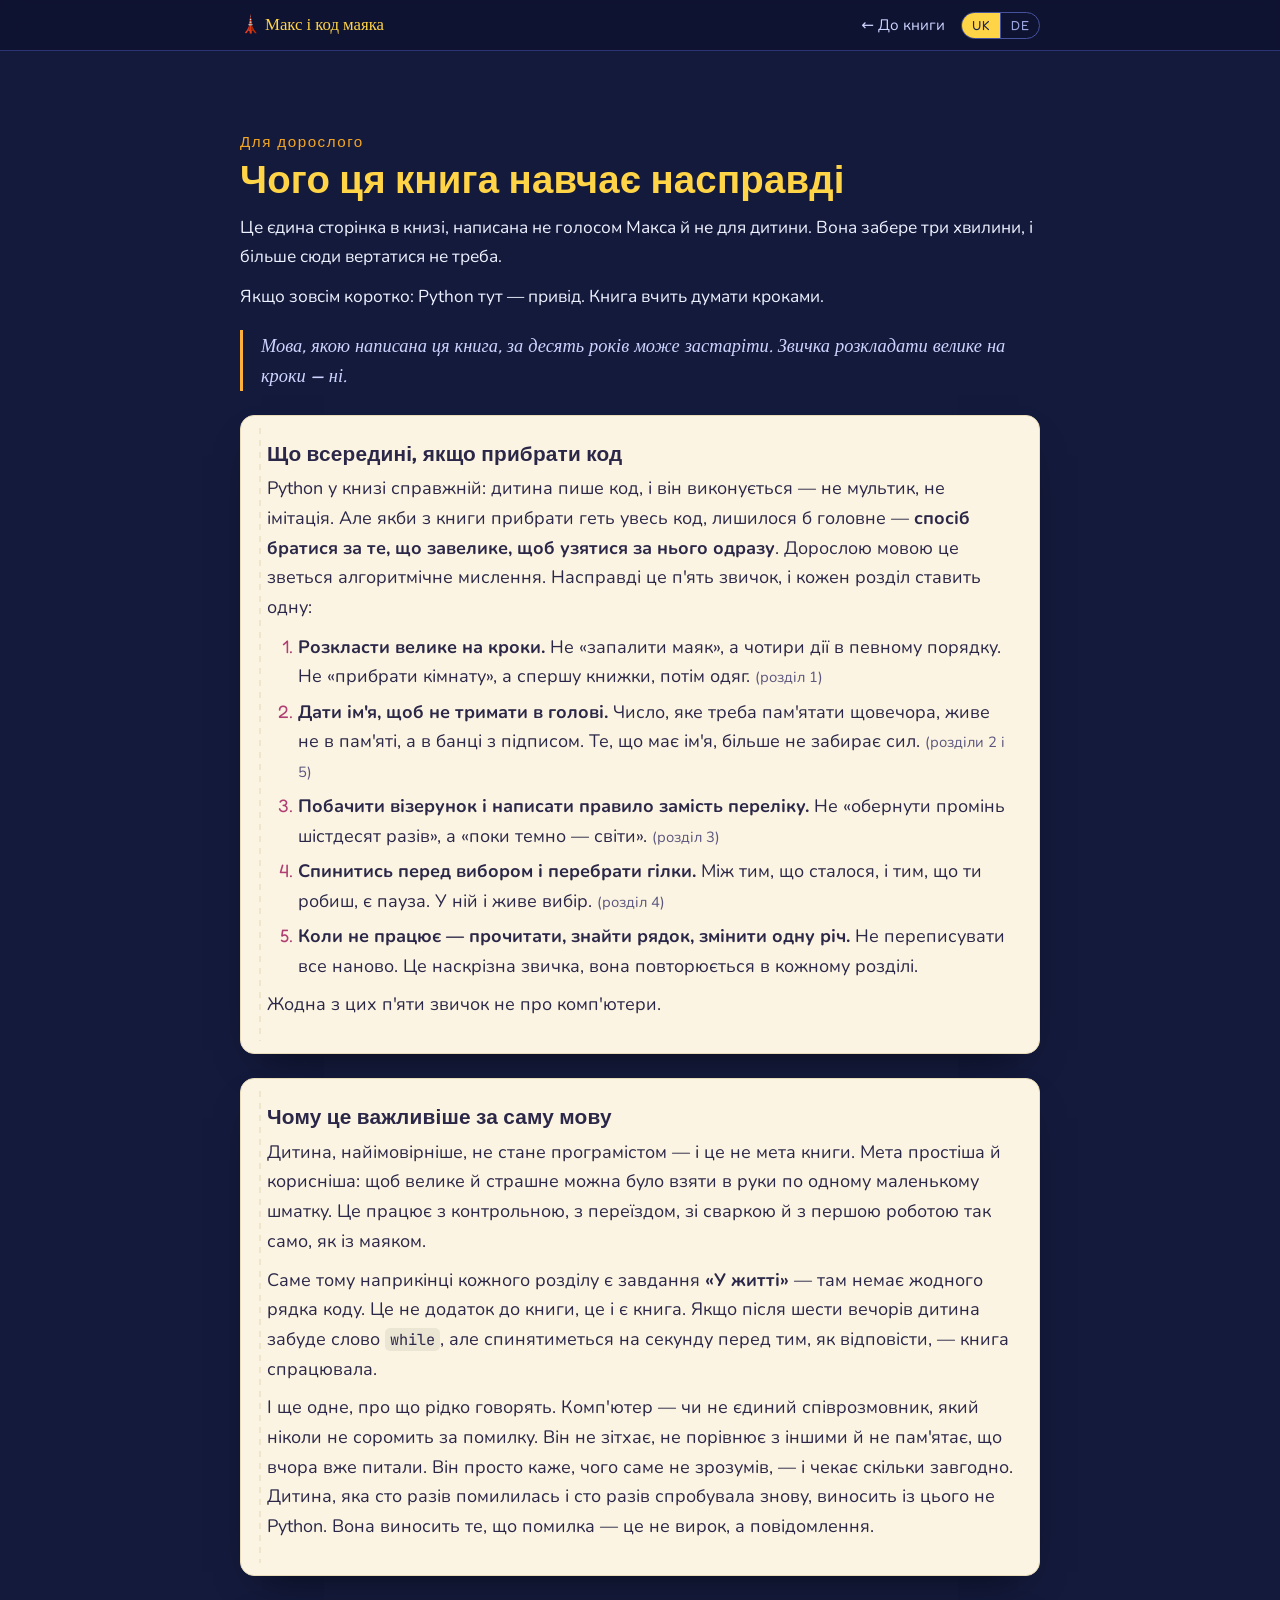
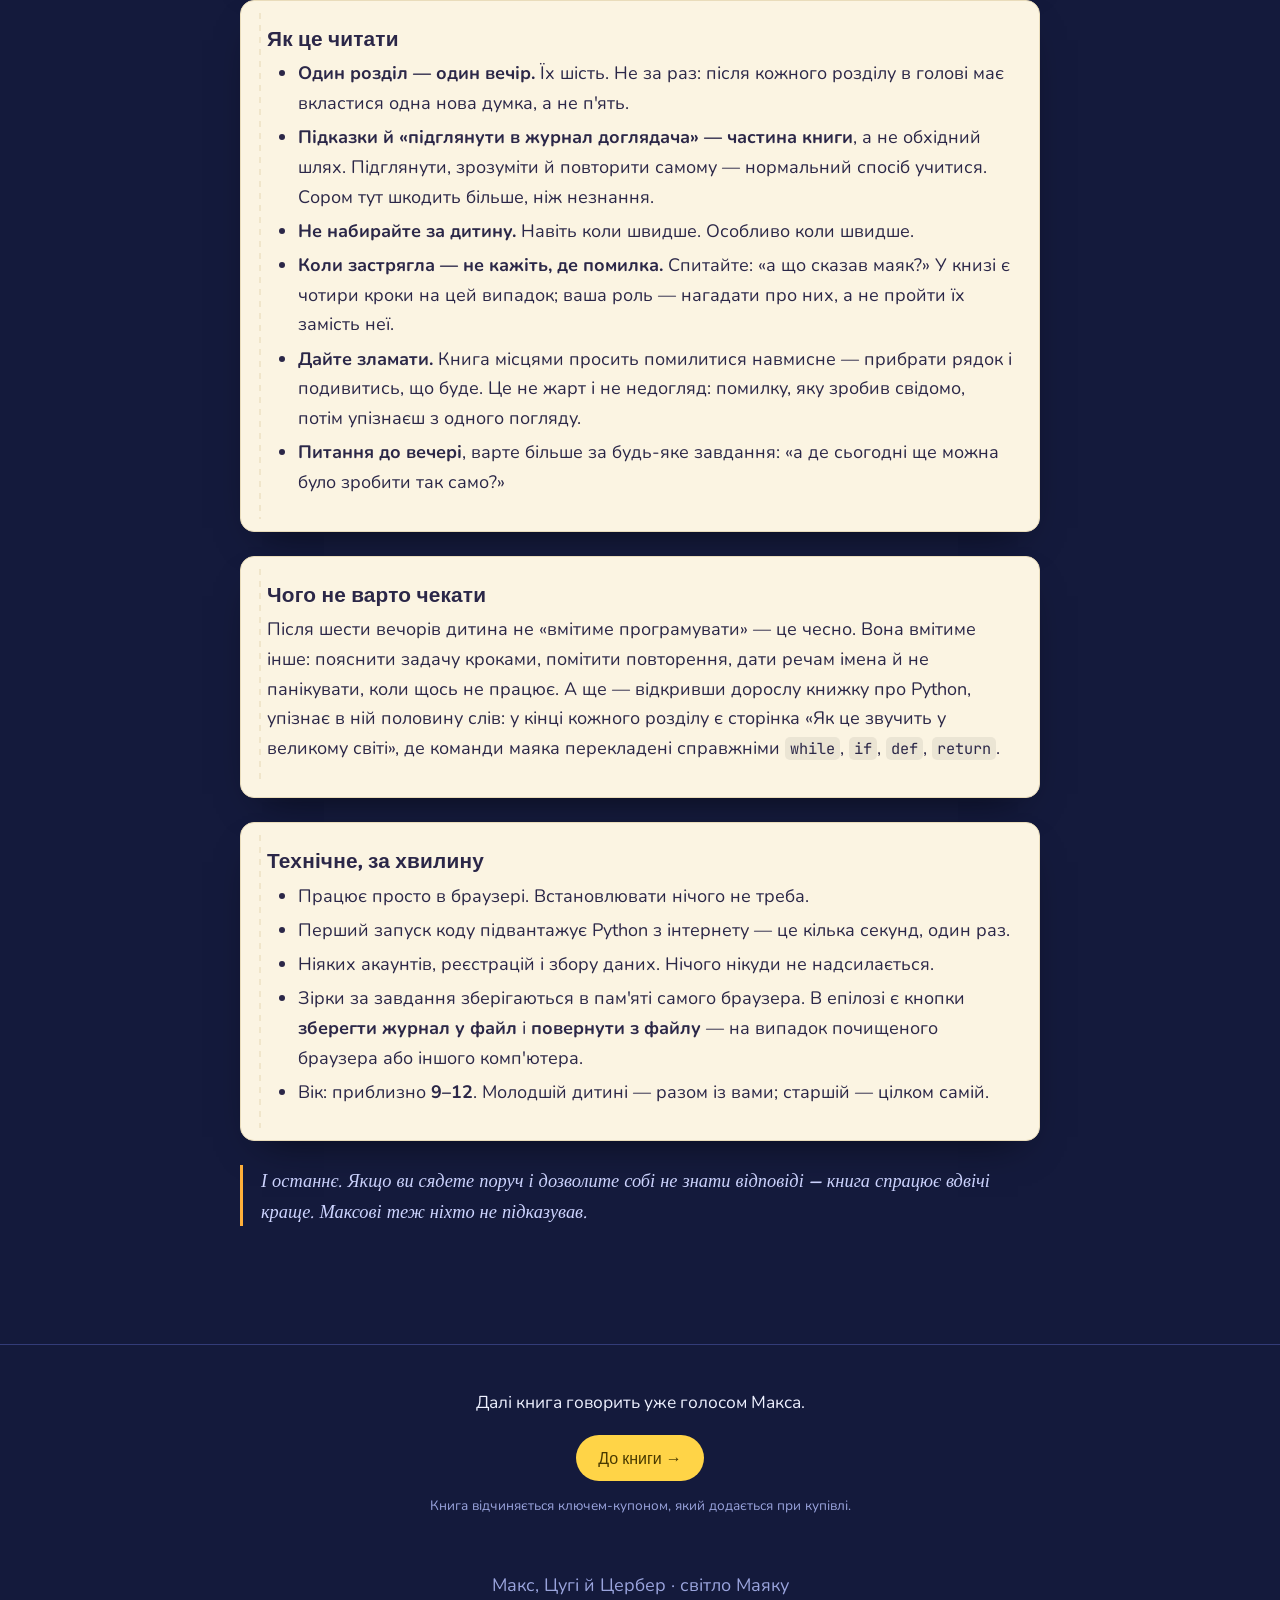
<file: dlia-doroslogo.html>
<!DOCTYPE html>
<html lang="uk" class="i18n-boot" data-page="adult">
<head>
<meta charset="UTF-8">
<meta name="viewport" content="width=device-width, initial-scale=1.0">
<title>Для дорослого · Für Erwachsene</title>
<meta name="description" content="Чого ця книга навчає насправді: п'ять звичок алгоритмічного мислення, як читати книгу з дитиною, чого не варто чекати, вік і технічний мінімум.">
<link rel="preconnect" href="https://fonts.googleapis.com">
<link rel="preconnect" href="https://fonts.gstatic.com" crossorigin>
<link href="https://fonts.googleapis.com/css2?family=Fredoka:wght@400;500;600;700&family=Nunito:ital,wght@0,400;0,600;0,700;0,800;1,400;1,600&family=JetBrains+Mono:wght@400;500;700&display=swap" rel="stylesheet">
<link rel="stylesheet" href="css/style.css?v=20260919.4fffca">
<!-- Ця сторінка навмисне без дверей маяка: дорослий має прочитати її до купівлі. -->
<script src="js/lang/uk.js?v=20260919.4fffca"></script>
<script src="js/lang/de.js?v=20260919.4fffca"></script>
<script src="js/i18n.js?v=20260919.4fffca" data-book></script>
</head>
<body>

<div data-topbar data-nav="back" data-home="index.html"></div>

<!-- ===================== СТОРІНКА ДЛЯ ДОРОСЛОГО =====================
     Текст той самий, що й перший розділ книги — живе в content/story.<мова>.js.
     data-only каже book.js намалювати тільки його.                     -->
<main id="book" data-only="dlia-doroslogo" style="padding-top:22px"></main>

<hr class="rule">

<div class="wrap center">
  <p class="story" data-i18n="adultPage.lead"></p>
  <a class="btn-link" href="index.html" data-i18n="adultPage.cta"></a>
  <p class="mini" data-i18n="adultPage.mini" style="margin-top:14px"></p>
</div>

<footer id="book-footer" data-i18n="meta.footer"></footer>

<script src="js/dsl.js?v=20260919.4fffca"></script>
<script src="js/tasks.js?v=20260919.4fffca"></script>
<script src="js/book.js?v=20260919.4fffca"></script>
</body>
</html>
</file>
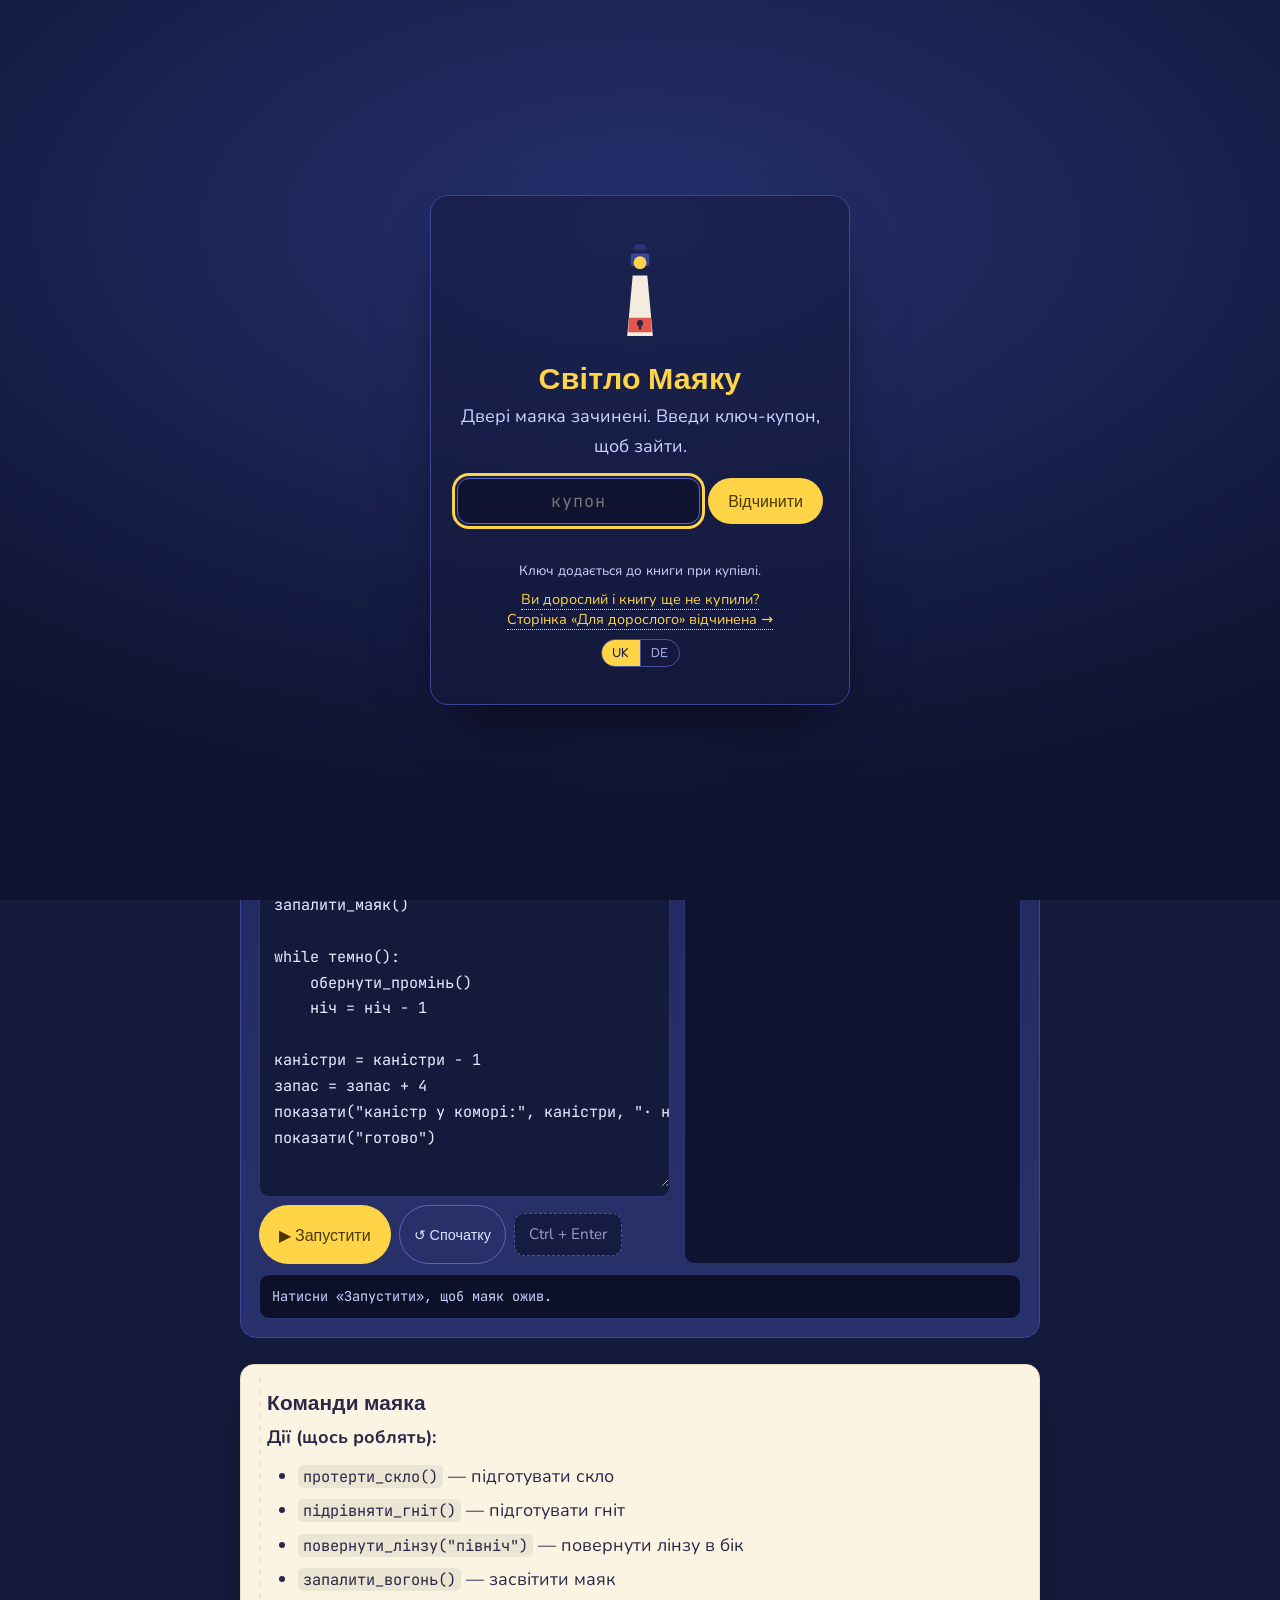
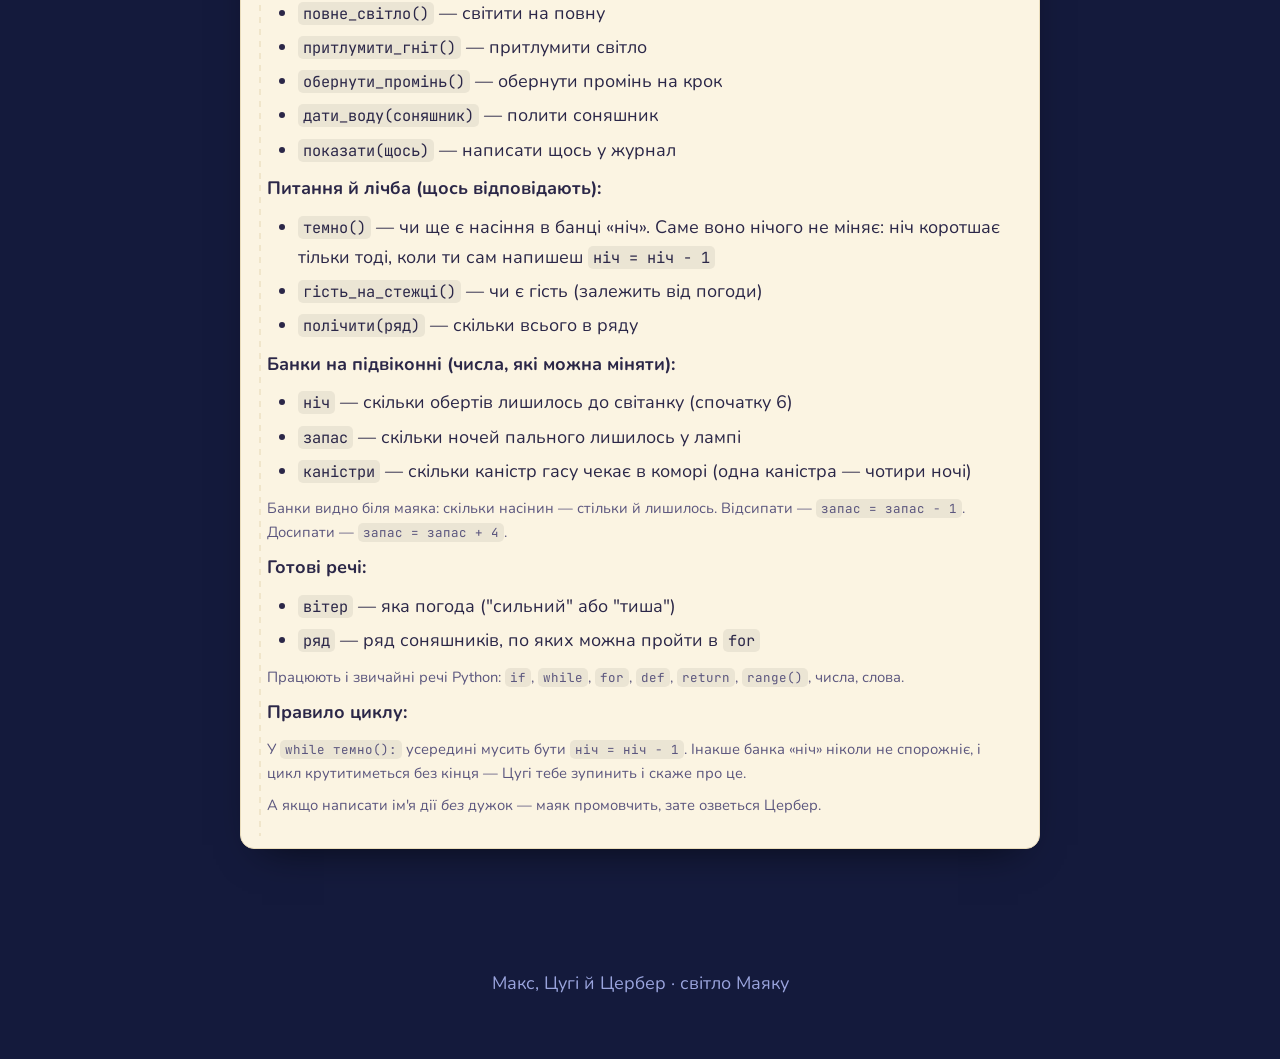
<file: sandbox.html>
<!DOCTYPE html>
<html lang="uk" class="i18n-boot" data-page="sandbox">
<head>
<meta charset="UTF-8">
<meta name="viewport" content="width=device-width, initial-scale=1.0">
<title>Пісочниця маяка · Der Sandkasten des Leuchtturms</title>
<link rel="preconnect" href="https://fonts.googleapis.com">
<link rel="preconnect" href="https://fonts.gstatic.com" crossorigin>
<link href="https://fonts.googleapis.com/css2?family=Fredoka:wght@400;500;600;700&family=Nunito:ital,wght@0,400;0,600;0,700;0,800&family=JetBrains+Mono:wght@400;500;700&display=swap" rel="stylesheet">
<link rel="stylesheet" href="css/style.css?v=20260919.4fffca">
<script>
  (function(){try{
    document.documentElement.classList.add(
      localStorage.getItem('lighthouse_unlocked')==='1' ? 'unlocked' : 'gated');
  }catch(e){ document.documentElement.classList.add('gated'); }})();
</script>
<script src="js/lang/uk.js?v=20260919.4fffca"></script>
<script src="js/lang/de.js?v=20260919.4fffca"></script>
<script src="js/i18n.js?v=20260919.4fffca"></script>
</head>
<body>

<!-- ===================== ДВЕРІ МАЯКА (купон) ===================== -->
<div class="gate" id="gate" data-lead="leadShort"></div>

<div data-topbar data-nav="back" data-home="index.html"></div>

<section style="padding-top:34px">
<div class="wrap">
  <h2 data-i18n="sandboxPage.title"></h2>
  <p class="story" data-i18n="sandboxPage.intro"></p>

  <div class="sb" data-scenarios data-night data-ticks="6" data-fuel="12" data-cans="3"
       data-seed-i18n="sandboxPage.seed" data-title-i18n="sandboxPage.sbTitle"></div>

  <!-- довідник команд — мовою книги -->
  <div class="journal" data-i18n-html="sandboxPage.doc"></div>
</div>
</section>

<footer data-i18n="meta.footer"></footer>

<script src="js/gate.js?v=20260919.4fffca"></script>
<script src="js/dsl.js?v=20260919.4fffca"></script>
<script src="js/tasks.js?v=20260919.4fffca"></script>
<script src="js/lighthouse.js?v=20260919.4fffca"></script>
<script src="js/runtime.js?v=20260919.4fffca"></script>
</body>
</html>
</file>
<file: css/style.css>
/* ==========================================================================
   Макс і код маяка — стилі
   ========================================================================== */
:root{
  --night:#141a3c;
  --night-2:#1d2555;
  --night-3:#28316b;
  --beam:#ffd447;
  --lamp:#ffb03a;
  --paper:#fbf4e2;
  --paper-edge:#e9dcbb;
  --ink:#2b2748;
  --ink-soft:#5b567e;
  --sunflower:#f5a623;
  --sea:#3fb3a5;
  --sea-deep:#2a8b80;
  --crimson:#e2574c;
  --cerb:#b98cff;
  --tsugi:#e9b949;
  --star:#c9d2ff;
}
*{box-sizing:border-box}
html{scroll-behavior:smooth}
body{
  margin:0;
  font-family:"Nunito",system-ui,sans-serif;
  color:#eef1ff;
  background:var(--night);
  line-height:1.65;
  font-size:18px;
  overflow-x:hidden;
}
img{max-width:100%}
.wrap{max-width:840px;margin:0 auto;padding:0 20px}
a{color:var(--beam)}

/* ---------- typography ---------- */
h1,h2,h3,h4,.display{font-family:"Fredoka",sans-serif;font-weight:600;line-height:1.14;letter-spacing:.2px}
h1{font-size:clamp(2.2rem,8vw,3.4rem);color:var(--beam);margin:.1em 0}
h2{font-size:clamp(1.7rem,5vw,2.4rem);color:var(--beam);margin:0 0 .15em}
h3{font-size:1.3rem;margin:1.4em 0 .35em;color:#fff}
.chapter-num{
  font-family:"Fredoka",sans-serif;font-size:.95rem;letter-spacing:1.5px;
  color:var(--sunflower);display:block;margin-bottom:.3em;
}

/* ---------- поки не вибрано мову ----------
   Книга двомовна, і слова підставляються скриптом. Щоб читач не побачив
   спалах чужої мови, сторінка ховається на ті кілька мілісекунд, поки
   js/i18n.js не проставить свої підписи. */
html.i18n-boot body{visibility:hidden}

/* ---------- top bar ---------- */
.topbar{
  position:sticky;top:0;z-index:50;background:rgba(15,19,48,.82);
  backdrop-filter:blur(8px);border-bottom:1px solid #2b3576;
}
.topbar .wrap{display:flex;align-items:center;justify-content:space-between;padding:10px 20px}
.topbar .brand{font-family:"Fredoka";color:var(--beam);font-size:1.05rem;text-decoration:none}
.topbar nav a{color:#cdd4ff;text-decoration:none;margin-left:16px;font-size:.95rem}
.topbar nav a:hover{color:#fff}

/* ---------- перемикач мови ---------- */
.langpick{
  display:inline-flex;align-items:center;margin-left:16px;
  border:1px solid #46529c;border-radius:999px;overflow:hidden;vertical-align:middle;
}
.langpick .lang{
  margin:0;padding:3px 10px;font-size:.82rem;font-family:"Fredoka",sans-serif;
  letter-spacing:.5px;color:#9aa4dd;text-decoration:none;line-height:1.5;border-bottom:0;
}
.langpick .lang + .lang{border-left:1px solid #46529c}
.langpick .lang:hover{color:#fff;background:#2b357655}
.langpick .lang.on{background:var(--beam);color:#1b2350}
/* той самий перемикач на дверях маяка — до книги ще не пускають,
   а мову вибрати вже треба */
.gate-lang{margin:18px 0 0}
.gate-lang .langpick{margin-left:0}
.brand-short{display:none}
@media (max-width:620px){
  /* довгі назви книжки не мають з'їдати півекрана */
  .topbar .wrap{flex-wrap:wrap;gap:4px 0;padding:8px 20px}
  .topbar .brand{font-size:.95rem}
  .brand-full{display:none}
  .brand-short{display:inline}
  .topbar nav{display:flex;align-items:center;flex-wrap:wrap}
  .topbar nav a{margin-left:0;margin-right:12px;font-size:.9rem}
  .langpick{margin-left:0}
  .topbar nav .langpick .lang{margin:0}
}

/* ---------- sections ---------- */
section{padding:56px 0;position:relative}
.hook,.story{font-size:1.08rem}
.story p{margin:.7em 0}
.pull{
  font-family:"Fredoka";font-size:1.15rem;color:#cdd4ff;
  border-left:3px solid var(--lamp);padding-left:18px;margin:18px 0;font-style:italic;
}

/* ---------- postcard from Tsugi ---------- */
.postcard{
  background:linear-gradient(135deg,#2a3374,#1d2555);
  border:1px solid #46529c;border-radius:12px;padding:16px 20px;margin:22px 0;
  position:relative;
}
.postcard .from{
  font-family:"Fredoka";font-size:.85rem;color:var(--tsugi);display:flex;
  align-items:center;gap:8px;margin-bottom:4px;
}
.postcard p{margin:.2em 0;color:#e7ecff;font-style:italic}
.postcard .stamp{
  position:absolute;top:12px;right:14px;width:34px;height:40px;border-radius:4px;
  background:#e2574c22;border:1.5px dashed #e2574c;display:flex;align-items:center;
  justify-content:center;font-size:1.1rem;
}

/* ---------- journal (paper) ---------- */
.journal{
  background:var(--paper);color:var(--ink);border-radius:14px;
  padding:24px 26px;margin:24px 0;border:1px solid var(--paper-edge);
  box-shadow:0 18px 40px -22px rgba(0,0,0,.7);position:relative;
}
.journal::before{
  content:"";position:absolute;left:18px;top:12px;bottom:12px;width:2px;
  background:repeating-linear-gradient(var(--paper-edge) 0 6px,transparent 6px 12px);opacity:.6;
}
.journal h3{color:var(--ink);margin-top:.1em}
.journal p{margin:.5em 0}
.journal .small{color:var(--ink-soft);font-size:.92rem}
.journal code{background:#00000010;border-radius:5px;padding:1px 5px;font-family:"JetBrains Mono";font-size:.85em}

/* ---------- anatomy ---------- */
.anatomy{margin:18px 0 6px}
.anatomy-line{font-family:"JetBrains Mono",monospace;font-size:1.12rem;display:flex;flex-wrap:wrap;justify-content:center}
.tok{display:inline-flex;flex-direction:column;align-items:center;position:relative;padding:2px 1px}
.tok .glyph{padding:6px 8px;border-radius:8px;font-weight:500;white-space:pre}
.tok .cap{font-family:"Nunito";font-size:.8rem;line-height:1.25;margin-top:26px;max-width:140px;text-align:center;position:relative}
.tok .cap:empty{display:none}
.tok .cap::before{content:"";position:absolute;top:-22px;left:50%;width:2px;height:18px;background:currentColor;opacity:.5;transform:translateX(-50%)}
.tok.t-kw .glyph{background:#fff2cf;color:#a5741a}.tok.t-kw .cap{color:#a5741a}
.tok.t-fn .glyph{background:#d4f5ef;color:#1c7a6e}.tok.t-fn .cap{color:#1c7a6e}
.tok.t-num .glyph{background:#ffe0ee;color:#b03e73}.tok.t-num .cap{color:#b03e73}
.tok.t-str .glyph{background:#e3f5d6;color:#4a7a2c}.tok.t-str .cap{color:#4a7a2c}
.tok.t-punc .glyph{background:#e7e9fb;color:#5b567e}.tok.t-punc .cap{color:#7a75a0}

/* ---------- diagrams ---------- */
.diagram{margin:20px 0;text-align:center}
.diagram svg{max-width:100%;height:auto}
.legend{display:flex;flex-wrap:wrap;gap:12px 20px;justify-content:center;margin:10px 0;font-size:.9rem;color:var(--ink-soft)}
.legend div{display:flex;align-items:center;gap:8px}
.legend .chip{width:34px;height:22px;flex:none}

/* ==========================================================================
   Пісочниця (sandbox)
   ========================================================================== */
.sandbox{
  background:linear-gradient(180deg,var(--night-2),var(--night-3));
  border:1px solid #3a4699;border-radius:16px;padding:18px;margin:26px 0;
}
.sandbox .sb-head{display:flex;align-items:center;justify-content:space-between;gap:10px;flex-wrap:wrap;margin-bottom:10px}
.sandbox .sb-title{font-family:"Fredoka";color:var(--beam);font-size:1.1rem}
.sandbox .sb-grid{display:grid;grid-template-columns:1fr;gap:14px}
@media(min-width:760px){.sandbox .sb-grid{grid-template-columns:1.1fr .9fr}}

.sb-editor{position:relative;border-radius:10px;overflow:hidden;border:1px solid #2b3576;background:#141a3c}
.sb-editor textarea{
  width:100%;min-height:150px;resize:vertical;border:none;outline:none;
  background:transparent;color:#e7ecff;font-family:"JetBrains Mono",monospace;
  font-size:.95rem;line-height:1.7;padding:14px;tab-size:4;white-space:pre;
}
.sb-controls{display:flex;gap:8px;flex-wrap:wrap;margin-top:8px}

.sb-stage{background:#0f1330;border:1px solid #2b3576;border-radius:10px;padding:12px;display:flex;flex-direction:column;align-items:center;gap:8px}
.beam-stage{position:relative;width:170px;height:170px}
.beam-rot{position:absolute;inset:0;transition:transform .5s ease}
.status{font-family:"JetBrains Mono";font-size:.82rem;color:#c7cffb;width:100%}
.status b{color:var(--beam);font-weight:500}

.console{
  font-family:"JetBrains Mono";font-size:.85rem;background:#0c1029;border:1px solid #2b3576;
  border-radius:10px;padding:10px 12px;margin-top:10px;min-height:2.2em;white-space:pre-wrap;
  color:#c7cffb;max-height:180px;overflow:auto;
}
.console .err{color:#ffb3ad}
.console .ok{color:#8ff0c2}
.console .cat{color:var(--tsugi)}

/* ---------- buttons ---------- */
button.btn{
  font-family:"Fredoka",sans-serif;font-size:1rem;cursor:pointer;background:var(--beam);
  color:#4a3a00;border:none;border-radius:999px;padding:9px 20px;transition:transform .1s,filter .15s;
}
button.btn:hover{filter:brightness(1.06)}
button.btn:active{transform:translateY(1px)}
button.btn.ghost{background:transparent;color:#dfe4ff;border:1.5px solid #5b66c4}
button.btn.small{padding:7px 14px;font-size:.9rem}
button.btn:disabled{opacity:.5;cursor:default}
button.btn:focus-visible,select:focus-visible,textarea:focus-visible{outline:3px solid #fff;outline-offset:2px}
select.pick{font-family:"Nunito";font-size:.95rem;padding:8px 12px;border-radius:10px;border:1.5px solid #5b66c4;background:#eef1ff;color:var(--ink)}

/* ---------- applied box ---------- */
.applied{background:rgba(63,179,165,.12);border:1px solid var(--sea);border-radius:12px;padding:16px 20px;margin:22px 0}
.applied .tag{font-family:"Fredoka";font-size:.85rem;color:var(--sea);display:block;margin-bottom:2px}

/* ---------- secret ---------- */
.secret{background:#0f1330;border:1px dashed #5b66c4;border-radius:14px;padding:22px;margin:24px 0;color:#c7cffb}
.secret h3{color:var(--tsugi)}

hr.rule{border:none;border-top:1px solid #333c78;margin:44px 0}
.center{text-align:center}
.mini{font-size:.85rem;color:#9aa4dd}
footer{padding:40px 0 60px;text-align:center;color:#9aa4dd}

@media (max-width:560px){
  body{font-size:17px}
  .journal{padding:20px 18px}
  .anatomy-line{font-size:1rem}
  .tok .cap{max-width:100px;font-size:.72rem}
}
@media (prefers-reduced-motion:reduce){
  .beam-sweep{animation:none!important}
  html{scroll-behavior:auto}
  .beam-rot{transition:none}
}

/* ==========================================================================
   Двері маяка — екран з купоном
   ========================================================================== */
.gate{
  position:fixed;inset:0;z-index:1000;display:flex;align-items:center;justify-content:center;
  padding:24px;background:radial-gradient(120% 90% at 50% 25%,#25306e 0%,#0e1330 70%);
  transition:opacity .5s ease;
}
html.unlocked .gate{display:none}
html.gated{overflow:hidden}
.gate.open{opacity:0;pointer-events:none}
.gate-card{
  max-width:420px;width:100%;text-align:center;background:rgba(20,26,60,.6);
  border:1px solid #3a4699;border-radius:18px;padding:30px 26px;
  box-shadow:0 30px 60px -30px rgba(0,0,0,.8);
}
.gate-card h1{font-size:1.9rem;margin:.2em 0 .1em}
.gate-card p{color:#cdd4ff;margin:.4em 0}
.gate-row{display:flex;gap:8px;margin:16px 0 6px;flex-wrap:wrap;justify-content:center}
.gate-row input{
  flex:1;min-width:160px;font-family:"JetBrains Mono";font-size:1.05rem;text-align:center;
  padding:11px 14px;border-radius:12px;border:1.5px solid #5b66c4;background:#0f1330;color:#fff;
  letter-spacing:1px;
}
.gate-row input:focus-visible{outline:3px solid var(--beam);outline-offset:2px}
.gate-fb{min-height:1.4em;font-weight:700;margin-top:6px}
.gate-fb.ok{color:#8ff0c2}
.gate-fb.no{color:#ffb3ad}
.gate .beam-on{transition:opacity .6s ease}
/* єдині відчинені двері: сторінка для дорослого, ще до купівлі */
.gate-open{margin:14px 0 0;font-size:.9rem;line-height:1.45}
.gate-open a{color:var(--beam);text-decoration:none;border-bottom:1px dotted currentColor}
.gate-open a:hover{color:#fff}

/* ==========================================================================
   Записка Макса — голос оповідача на полях журналу
   ========================================================================== */
.maxnote{
  background:rgba(233,185,73,.10);border:1px dashed var(--tsugi);border-radius:12px;
  padding:14px 18px;margin:22px 0;color:#f2e9d4;font-style:italic;
}
.maxnote .who{
  font-family:"Fredoka";font-style:normal;font-size:.85rem;color:var(--tsugi);
  display:block;margin-bottom:2px;
}
.maxnote p{margin:.3em 0}

/* ---------- списки в журналі ---------- */
.journal ul,.journal ol{margin:.5em 0 .5em 1.1em;padding-left:.6em}
.journal li{margin:.25em 0}
.journal ol li::marker{font-family:"Fredoka";color:#b03e73}

/* ---------- банки з насінням біля маяка ---------- */
.jars{display:flex;gap:10px;flex-wrap:wrap;justify-content:center;width:100%}
.jar{
  display:flex;flex-direction:column;align-items:center;gap:1px;
  font-family:"JetBrains Mono";font-size:.72rem;color:#c7cffb;
}
.jar-name{color:#9aa4dd}
.jar-count{color:var(--beam);font-weight:500;font-size:.85rem;line-height:1}

.sb-controls .hint{align-self:center;opacity:.7}
@media (max-width:560px){.sb-controls .hint{display:none}}

/* ---------- посилання, що виглядає кнопкою ---------- */
.btn-link,a.btn{
  display:inline-block;font-family:"Fredoka",sans-serif;font-size:1rem;text-decoration:none;
  background:var(--beam);color:#4a3a00;border-radius:999px;padding:10px 22px;
  transition:filter .15s,transform .1s;
}
.btn-link:hover,a.btn:hover{filter:brightness(1.06)}
.btn-link:active,a.btn:active{transform:translateY(1px)}

/* ==========================================================================
   Завдання — те, що дитина робить сама
   ========================================================================== */
.task{
  background:rgba(63,179,165,.07);border:1px solid #3a4699;border-left:4px solid var(--sea);
  border-radius:14px;padding:18px 20px;margin:28px 0;scroll-margin-top:70px;
}
.task.done{border-left-color:var(--beam);background:rgba(255,212,71,.07)}
.task-head{display:flex;align-items:baseline;gap:10px;flex-wrap:wrap}
.task-head h3{margin:0;color:#fff;font-size:1.2rem;flex:1}
.task-tag{
  font-family:"Fredoka";font-size:.78rem;letter-spacing:1.2px;text-transform:uppercase;
  color:var(--sea);border:1px solid var(--sea);border-radius:999px;padding:2px 10px;
}
.task .star{font-size:1.3rem;color:var(--beam);line-height:1}
.task-goal{margin:8px 0 2px;color:#e7ecff}
.task-goal code{background:#00000030;border-radius:5px;padding:1px 5px;font-family:"JetBrains Mono";font-size:.85em}
.task .sandbox{margin:14px 0 10px}

.hint{
  background:#0f1330;border:1px dashed #5b66c4;border-radius:10px;
  padding:8px 14px;margin:8px 0;color:#c7cffb;font-size:.95rem;
}
.hint summary{cursor:pointer;font-family:"Fredoka";color:var(--tsugi);list-style:none}
.hint summary::-webkit-details-marker{display:none}
.hint summary::before{content:"▸ ";color:var(--tsugi)}
.hint[open] summary::before{content:"▾ "}
.hint > div,.hint pre{margin:8px 0 4px}
.hint pre{
  background:#0c1029;border:1px solid #2b3576;border-radius:8px;padding:10px 12px;
  overflow:auto;font-family:"JetBrains Mono";font-size:.85rem;color:#e7ecff;
}
.hint code{font-family:"JetBrains Mono"}

/* вердикт маяка після запуску */
.verdict{border-radius:10px;padding:10px 14px;margin-top:10px;font-size:.95rem}
.verdict.ok{background:rgba(143,240,194,.12);border:1px solid #8ff0c2;color:#c9ffe6}
.verdict.no{background:rgba(255,179,173,.10);border:1px solid #ffb3ad;color:#ffdad7}
.verdict ul{margin:6px 0 0 1.1em;padding:0}
.verdict li{margin:.2em 0}
.verdict code{background:#00000030;border-radius:5px;padding:1px 5px;font-family:"JetBrains Mono";font-size:.85em}

/* галочка «я спробував» у блоці «У житті» */
.applied .did{
  display:flex;align-items:center;gap:8px;margin-top:10px;
  font-size:.92rem;color:#bfe9e2;cursor:pointer;
}
.applied .did input{width:18px;height:18px;accent-color:var(--sea);cursor:pointer}

/* журнал завдань в епілозі */
.progress-box{
  background:#0f1330;border:1px solid #3a4699;border-radius:14px;padding:20px 22px;margin:26px 0;
}
.progress-box h3{margin-top:0;color:var(--beam)}
.progress-box h4{font-family:"Fredoka";font-size:1rem;color:#cdd4ff;margin:14px 0 4px}
.progress-box .count{color:#cdd4ff;margin:0}
.progress-list{list-style:none;margin:0;padding:0}
.progress-list li{display:flex;align-items:baseline;gap:8px;padding:3px 0;flex-wrap:wrap}
.progress-list .mark{color:var(--beam)}
.progress-list li.done a{color:#8ff0c2}
.progress-list a{color:#dfe4ff;text-decoration:none;border-bottom:1px dotted #5b66c4}
.progress-list .where{color:#7d86c0;font-size:.82rem;margin-left:auto}
.progress-box .small{color:#9aa4dd;font-size:.85rem;margin-bottom:0}

/* ==========================================================================
   Опори для читача: «коротше кажучи», слово на полях, міст до Python,
   картка «коли не працює» — і палітра команд над пісочницею.
   ========================================================================== */

/* ---------- «Коротше кажучи» — якір після складного місця ---------- */
.gist{
  background:rgba(255,212,71,.10);border-left:4px solid var(--beam);border-radius:0 10px 10px 0;
  padding:10px 16px;margin:14px 0;color:#f6efdb;
}
.gist > span{
  font-family:"Fredoka";color:var(--beam);font-size:.85rem;display:block;margin-bottom:1px;
}
.gist code{background:#00000030;border-radius:5px;padding:1px 5px;font-family:"JetBrains Mono";font-size:.85em}

/* ---------- слово на полях ---------- */
.word{
  border-left:3px dotted var(--sunflower);background:rgba(245,166,35,.07);
  border-radius:0 10px 10px 0;padding:8px 16px;margin:12px 0;
  font-size:.94rem;color:#f0e4cf;
}
.word b{font-family:"Fredoka";color:var(--sunflower);font-weight:600}

/* ---------- міст до справжнього Python ---------- */
.bridge{
  background:rgba(91,102,196,.12);border:1px solid #5b66c4;border-radius:12px;
  padding:16px 20px;margin:24px 0;
}
.bridge > .tag{
  font-family:"Fredoka";font-size:.85rem;color:#a9b4ff;display:block;margin-bottom:8px;
}
.bridge table{width:100%;border-collapse:collapse;font-size:.95rem}
.bridge td{padding:5px 8px 5px 0;vertical-align:baseline;border-top:1px solid #333c78}
.bridge tr:first-child td{border-top:none}
.bridge .ours{color:#e7ecff;white-space:nowrap}
.bridge .arrow{color:#7d86c0;width:1.6em;text-align:center}
.bridge .theirs code{
  font-family:"JetBrains Mono";font-size:.88em;background:#00000040;color:var(--beam);
  border-radius:5px;padding:2px 7px;white-space:nowrap;
}
.bridge .note{color:#9aa4dd;font-size:.86rem;padding-left:10px}
.bridge .small{margin:10px 0 0;color:#c7cffb}
@media (max-width:560px){
  .bridge .note{display:none}
  .bridge .ours{white-space:normal}
}

/* ---------- картка «коли не працює» ---------- */
.debugcard{
  background:rgba(226,87,76,.08);border:1px solid var(--crimson);border-radius:12px;
  padding:16px 20px;margin:24px 0;
}
.debugcard > .tag{
  font-family:"Fredoka";font-size:.9rem;color:#ff9d95;display:block;margin-bottom:6px;
}
.debugcard ol{margin:.4em 0 .4em 1.1em;padding-left:.6em}
.debugcard li{margin:.35em 0}
.debugcard li::marker{font-family:"Fredoka";color:var(--crimson)}
.debugcard .small{margin:10px 0 0;color:#e8d5d3}

/* ---------- плашка «Полагодь» ---------- */
.task-tag.fix{background:rgba(226,87,76,.2);color:#ff9d95;border-color:var(--crimson)}
.task.fix{border-left-color:var(--crimson);background:rgba(226,87,76,.06)}
.task.fix.done{border-left-color:var(--beam);background:rgba(255,212,71,.07)}

/* ---------- палітра команд над редактором ---------- */
.palette{
  background:rgba(15,19,48,.5);border:1px solid #333c78;border-radius:12px;
  padding:8px 12px;margin-bottom:10px;
}
.palette > summary{
  cursor:pointer;list-style:none;font-family:"Fredoka";font-size:.9rem;color:#a9b4ff;
}
.palette > summary::-webkit-details-marker{display:none}
.palette > summary::before{content:"▸ ";color:#7d86c0}
.palette[open] > summary::before{content:"▾ "}
.palette-body{margin-top:8px;display:flex;flex-direction:column;gap:7px}
.palette-grp{display:flex;flex-wrap:wrap;gap:5px;align-items:center}
.palette-name{
  font-family:"Fredoka";font-size:.75rem;color:#7d86c0;width:5.4em;flex:none;
}
button.chip-cmd{
  font-family:"JetBrains Mono",monospace;font-size:.78rem;cursor:pointer;
  background:#1b2250;color:#dfe4ff;border:1px solid #3a4699;border-radius:8px;
  padding:4px 9px;transition:background .12s,transform .08s;
}
button.chip-cmd:hover{background:#2b3576;color:#fff}
button.chip-cmd:active{transform:translateY(1px)}
button.chip-cmd:focus-visible{outline:3px solid var(--beam);outline-offset:2px}
@media (max-width:560px){
  .palette-name{width:100%;margin-bottom:-2px}
  button.chip-cmd{font-size:.74rem;padding:5px 8px}
}

/* ---------- голос Цербера в журналі пісочниці ---------- */
.console .cerb{color:var(--cerb)}

/* ---------- зберегти / повернути журнал зірок ---------- */
.progress-keep{display:flex;gap:8px;flex-wrap:wrap;margin:14px 0 4px}
.progress-keep .btn{display:inline-block;cursor:pointer}
label.btn.ghost{
  font-family:"Fredoka",sans-serif;font-size:.9rem;background:transparent;color:#dfe4ff;
  border:1.5px solid #5b66c4;border-radius:999px;padding:7px 14px;
}
label.btn.ghost:hover{filter:brightness(1.1)}
</file>
